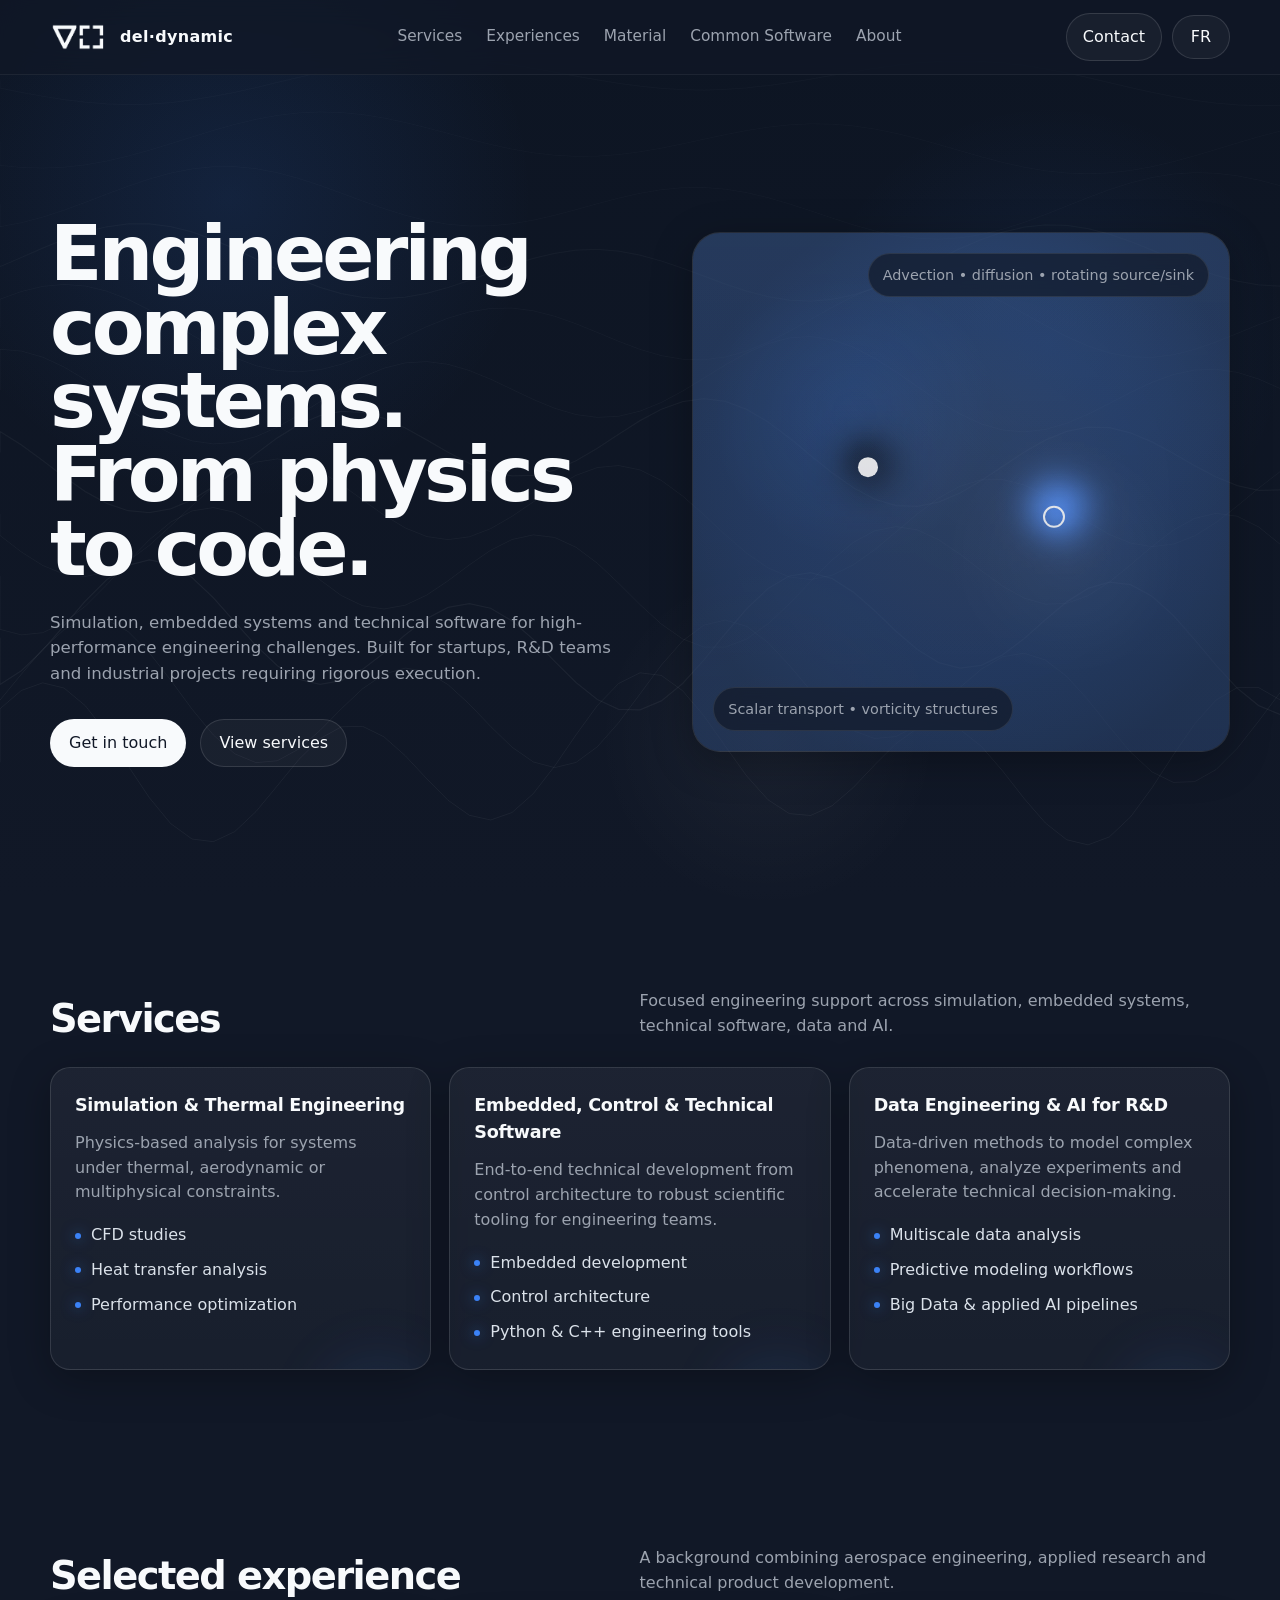
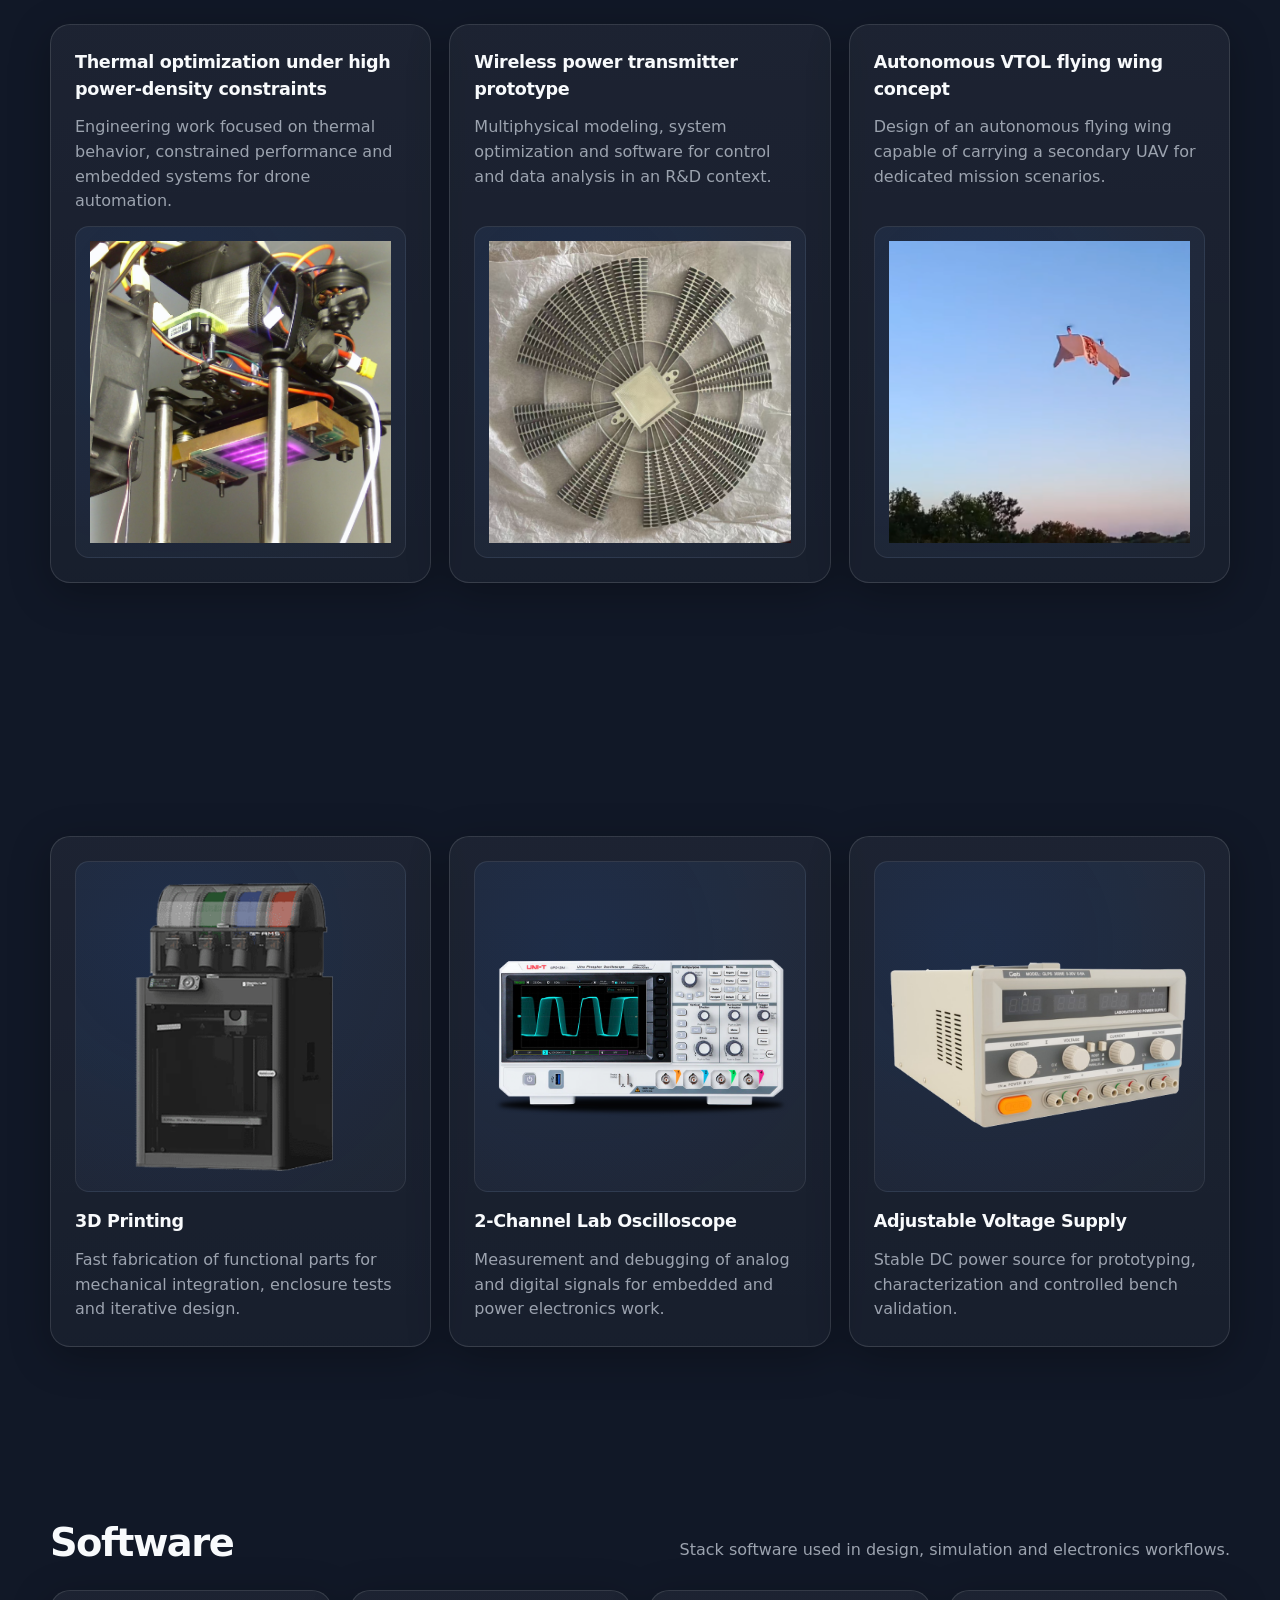
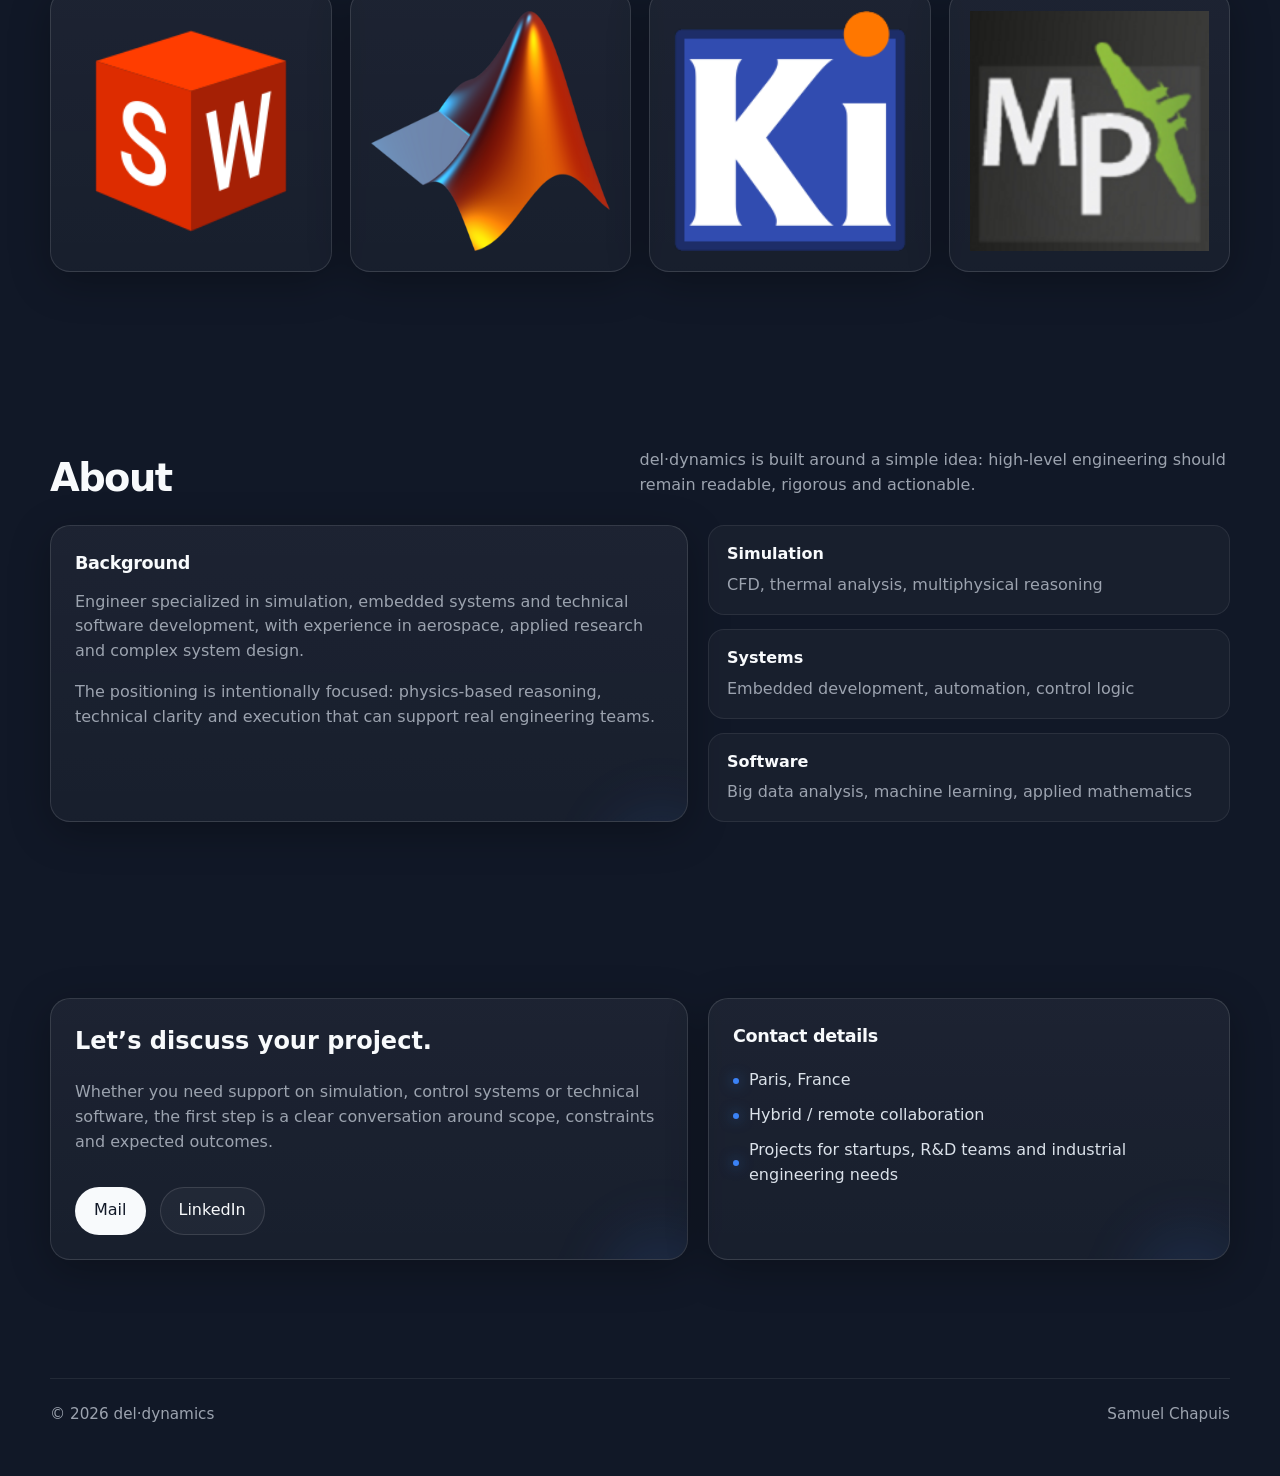
<file: index.html>
<!DOCTYPE html>
<html lang="en">
<head>
  <meta charset="UTF-8" />
  <meta name="viewport" content="width=device-width, initial-scale=1.0" />
  <title>del·dynamic</title>
  <meta name="description" content="Simulation, embedded systems and technical software for high-performance engineering challenges." />
  <link rel="icon" type="image/png" href="img/logo_simple.png" />
  <link rel="apple-touch-icon" href="img/logo_simple.png" />
  <link rel="stylesheet" href="assets/css/homepage.css" />
</head>
<body>
  <div class="site-bg"></div>
  <svg id="contours" viewBox="0 0 1440 900" preserveAspectRatio="none" aria-hidden="true"></svg>
  <div class="noise"></div>

  <header>
    <div class="container nav">
      <a class="brand" href="#top" aria-label="del dynamic home">
        <span class="brand-mark" aria-hidden="true">
          <img src="img/logo_transparent.png" alt="" loading="lazy" />
        </span>
        <span>del·dynamic</span>
      </a>

      <nav class="nav-links">
        <a href="#services" data-i18n="nav.services">Services</a>
        <a href="#experiences" data-i18n="nav.experiences">Experiences</a>
        <a href="#material" data-i18n="nav.material">Material</a>
        <a href="#common-software" data-i18n="nav.software">Common Software</a>
        <a href="#about" data-i18n="nav.about">About</a>
      </nav>

      <div class="nav-actions">
        <a class="nav-cta" href="#contact" data-i18n="nav.contact">Contact</a>
        <button class="lang-toggle" id="langToggleButton" type="button" aria-label="Switch language">FR</button>
      </div>
    </div>
  </header>

  <main id="top">
    <section class="hero">
      <div class="container hero-grid">
        <div class="reveal is-visible">
          <h1 data-i18n="hero.title">Engineering complex systems. From physics to code.</h1>
          <p data-i18n="hero.description">
            Simulation, embedded systems and technical software for high-performance engineering challenges.
            Built for startups, R&amp;D teams and industrial projects requiring rigorous execution.
          </p>
          <div class="button-row">
            <a class="button primary" href="#contact" data-i18n="hero.cta.contact">Get in touch</a>
            <a class="button" href="#services" data-i18n="hero.cta.services">View services</a>
          </div>
        </div>

        <div class="hero-visual reveal">
          <canvas id="flowCanvas" aria-hidden="true"></canvas>
              <div class="hero-badge one">Advection • diffusion • rotating source/sink</div>
              <div class="hero-badge two">Scalar transport • vorticity structures</div>
        </div>
      </div>
    </section>

    <section id="services">
      <div class="container">
        <div class="section-head reveal">
          <h2 data-i18n="services.title">Services</h2>
          <p data-i18n="services.description">
            Focused engineering support across simulation, embedded systems, technical software, data and AI.
          </p>
        </div>

        <div class="services-grid">
          <article class="card reveal">
            <h3 data-i18n="services.card1.title">Simulation &amp; Thermal Engineering</h3>
            <p data-i18n="services.card1.description">Physics-based analysis for systems under thermal, aerodynamic or multiphysical constraints.</p>
            <ul>
              <li data-i18n="services.card1.item1">CFD studies</li>
              <li data-i18n="services.card1.item2">Heat transfer analysis</li>
              <li data-i18n="services.card1.item3">Performance optimization</li>
            </ul>
          </article>

          <article class="card reveal">
            <h3 data-i18n="services.card2.title">Embedded, Control &amp; Technical Software</h3>
            <p data-i18n="services.card2.description">End-to-end technical development from control architecture to robust scientific tooling for engineering teams.</p>
            <ul>
              <li data-i18n="services.card2.item1">Embedded development</li>
              <li data-i18n="services.card2.item2">Control architecture</li>
              <li data-i18n="services.card2.item3">Python &amp; C++ engineering tools</li>
            </ul>
          </article>

          <article class="card reveal">
            <h3 data-i18n="services.card3.title">Data Engineering &amp; AI for R&amp;D</h3>
            <p data-i18n="services.card3.description">Data-driven methods to model complex phenomena, analyze experiments and accelerate technical decision-making.</p>
            <ul>
              <li data-i18n="services.card3.item1">Multiscale data analysis</li>
              <li data-i18n="services.card3.item2">Predictive modeling workflows</li>
              <li data-i18n="services.card3.item3">Big Data &amp; applied AI pipelines</li>
            </ul>
          </article>
        </div>
      </div>
    </section>


    <section id="experiences">
      <div class="container">
        <div class="section-head reveal">
          <h2 data-i18n="experiences.title">Selected experience</h2>
          <p data-i18n="experiences.description">
            A background combining aerospace engineering, applied research and technical product development.
          </p>
        </div>

        <div class="projects-grid">
          <article class="card experience-card reveal">
            <div class="experience-content">
              <!-- <span class="project-meta">Iris Lab</span> -->
              <h3 data-i18n="experiences.card1.title">Thermal optimization under high power-density constraints</h3>
              <p data-i18n="experiences.card1.description">Engineering work focused on thermal behavior, constrained performance and embedded systems for drone automation.</p>
            </div>
            <div class="experience-media">
              <img src="img/experiences/laser.png" alt="Thermal optimization" loading="lazy" />
            </div>
          </article>

          <article class="card experience-card reveal">
            <div class="experience-content">
              <!-- <span class="project-meta">Research Engineer Intern</span> -->
              <h3 data-i18n="experiences.card2.title">Wireless power transmitter prototype</h3>
              <p data-i18n="experiences.card2.description">Multiphysical modeling, system optimization and software for control and data analysis in an R&amp;D context.</p>
            </div>
            <div class="experience-media">
              <img src="img/experiences/thermal.png" alt="Wireless power transmitter" loading="lazy" />
            </div>
          </article>

          <article class="card experience-card reveal">
            <div class="experience-content">
              <!-- <span class="project-meta">Dassault UAV Challenge</span> -->
              <h3 data-i18n="experiences.card3.title">Autonomous VTOL flying wing concept</h3>
              <p data-i18n="experiences.card3.description">Design of an autonomous flying wing capable of carrying a secondary UAV for dedicated mission scenarios.</p>
            </div>
            <div class="experience-media">
              <img src="img/experiences/vtol.png" alt="Autonomous VTOL flying wing" loading="lazy" />
            </div>
          </article>
        </div>
      </div>
    </section>


    <section id="material">
      <div class="container">
        <div class="section-head reveal">
          <h2 data-i18n="material.title">Prototyping Lab</h2>
          <p data-i18n="material.description">
            Core hardware available for fast iterations, electronics validation and physical prototyping.
          </p>
        </div>

        <div class="prototyping-grid">
          <article class="card equipment-card reveal">
            <div class="equipment-media">
              <img src="img/hardware/p1s.png" alt="3D printer" loading="lazy" />
            </div>
            <!-- <span class="project-meta">Rapid Manufacturing</span> -->
            <h3 data-i18n="material.card1.title">3D Printing</h3>
            <p data-i18n="material.card1.description">Fast fabrication of functional parts for mechanical integration, enclosure tests and iterative design.</p>
          </article>

          <article class="card equipment-card reveal">
            <div class="equipment-media">
              <img src="img/hardware/oscilloscope.png" alt="2-channel laboratory oscilloscope" loading="lazy" />
            </div>
            <!-- <span class="project-meta">Signal Validation</span> -->
            <h3 data-i18n="material.card2.title">2-Channel Lab Oscilloscope</h3>
            <p data-i18n="material.card2.description">Measurement and debugging of analog and digital signals for embedded and power electronics work.</p>
          </article>

          <article class="card equipment-card reveal">
            <div class="equipment-media">
              <img src="img/hardware/generator.png" alt="Laboratory power supply" loading="lazy" />
            </div>
            <!-- <span class="project-meta">Power Bench</span> -->
            <h3 data-i18n="material.card3.title">Adjustable Voltage Supply</h3>
            <p data-i18n="material.card3.description">Stable DC power source for prototyping, characterization and controlled bench validation.</p>
          </article>
        </div>

      </div>
    </section>

    <section id="common-software">
      <div class="container">
        <div class="section-head reveal">
          <h2 data-i18n="software.title">Software</h2>
          <p data-i18n="software.description">
            Stack software used in design, simulation and electronics workflows.
          </p>
        </div>

        <div class="logo-grid">
          <article class="logo-tile reveal">
            <img src="img/software/sw.png" alt="SolidWorks logo" loading="lazy" />
          </article>

          <article class="logo-tile reveal">
            <img src="img/software/matlab.png" alt="MATLAB logo" loading="lazy" />
          </article>

          <article class="logo-tile reveal">
            <img src="img/software/kicad.png" alt="KiCad logo" loading="lazy" />
          </article>

          <article class="logo-tile reveal">
            <img src="img/software/missionplanner.png" alt="Mission Planner logo" loading="lazy" />
          </article>
        </div>
      </div>
    </section>

    <section id="about">
      <div class="container">
        <div class="section-head reveal">
          <h2 data-i18n="about.title">About</h2>
          <p data-i18n="about.description">
            del·dynamics is built around a simple idea: high-level engineering should remain readable, rigorous and actionable.
          </p>
        </div>

        <div class="about-box">
          <article class="card reveal">
            <h3 data-i18n="about.card.title">Background</h3>
            <p data-i18n="about.card.description">
              Engineer specialized in simulation, embedded systems and technical software development, with experience in aerospace, applied research and complex system design.
            </p>
            <p class="muted" style="margin-top:16px;" data-i18n="about.card.note">
              The positioning is intentionally focused: physics-based reasoning, technical clarity and execution that can support real engineering teams.
            </p>
          </article>

          <div class="stat-list reveal">
            <div class="stat">
              <strong data-i18n="about.stat1.title">Simulation</strong>
              <span class="muted" data-i18n="about.stat1.description">CFD, thermal analysis, multiphysical reasoning</span>
            </div>
            <div class="stat">
              <strong data-i18n="about.stat2.title">Systems</strong>
              <span class="muted" data-i18n="about.stat2.description">Embedded development, automation, control logic</span>
            </div>
            <div class="stat">
              <strong data-i18n="about.stat3.title">Software</strong>
              <span class="muted" data-i18n="about.stat3.description">Big data analysis, machine learning, applied mathematics</span>
            </div>
          </div>
        </div>
      </div>
    </section>

    <section id="contact">
      <div class="container">
        <div class="contact-box">
          <article class="card reveal">
            <h2 style="margin-top:0;" data-i18n="contact.title">Let’s discuss your project.</h2>
            <p class="muted" data-i18n="contact.description">
              Whether you need support on simulation, control systems or technical software,
              the first step is a clear conversation around scope, constraints and expected outcomes.
            </p>
              <div class="button-row">
                <a
                  class="button primary"
                  id="copyEmailButton"
                  data-copy-email="samuel.chapuis@del-dynamic.fr"
                  href="mailto:samuel.chapuis@del-dynamic.fr?subject=Project%20Inquiry%20-%20DEL%20DYNAMIC"
                  data-i18n="contact.button.mail"
                >
                  Mail
                </a>
                <!-- <a class="button" href="https://mail.google.com/mail/?view=cm&to=samuel.chapuis@del-dynamic.fr&su=Project%20Inquiry%20-%20DEL%20DYNAMIC" target="_blank" rel="noreferrer">Gmail</a> -->
                <a class="button" href="https://www.linkedin.com/in/samuel-chapuis-995453221/" target="_blank" rel="noreferrer" data-i18n="contact.button.linkedin">LinkedIn</a>
                <span class="copy-toast" id="copyToast" role="status" aria-live="polite" data-i18n="contact.copyToast">Copied in clipboard</span>
              </div>
          </article>

          <article class="card reveal">
            <h3 data-i18n="contact.details.title">Contact details</h3>
            <ul>
              <li data-i18n="contact.details.item1">Paris, France</li>
              <li data-i18n="contact.details.item2">Hybrid / remote collaboration</li>
              <li data-i18n="contact.details.item3">Projects for startups, R&amp;D teams and industrial engineering needs</li>
            </ul>
          </article>
        </div>
      </div>
    </section>
  </main>

  <footer>
    <div class="container footer-row">
      <span data-i18n="footer.rights">© <span id="year"></span> del·dynamics</span>
      <span>Samuel Chapuis</span>
    </div>
  </footer>

  <script src="assets/js/field.js" defer></script>
  <script src="assets/js/homepage.js" defer></script>
</body>
</html>
</file>
<file: assets/css/homepage.css>
:root {
  --bg: #111827;
  --bg-soft: #172133;
  --panel: rgba(248, 250, 252, 0.04);
  --panel-border: rgba(248, 250, 252, 0.12);
  --text: #F8FAFC;
  --muted: #9CA3AF;
  --accent: #3B82F6;
  --accent-soft: rgba(59, 130, 246, 0.18);
  --max-width: 1180px;
  --radius: 20px;
  --shadow: 0 10px 40px rgba(0, 0, 0, 0.28);
}

* {
  box-sizing: border-box;
}

html {
  scroll-behavior: smooth;
}

body {
  margin: 0;
  font-family: Inter, system-ui, -apple-system, BlinkMacSystemFont, "Segoe UI", sans-serif;
  background: var(--bg);
  color: var(--text);
  line-height: 1.55;
  overflow-x: hidden;
}

a {
  color: inherit;
  text-decoration: none;
}

img {
  max-width: 100%;
  display: block;
}

.site-bg {
  position: fixed;
  inset: 0;
  pointer-events: none;
  z-index: -3;
  background:
    radial-gradient(circle at 18% 22%, rgba(59,130,246,0.12), transparent 24%),
    radial-gradient(circle at 82% 38%, rgba(59,130,246,0.09), transparent 20%),
    radial-gradient(circle at 60% 82%, rgba(248,250,252,0.045), transparent 16%),
    linear-gradient(180deg, #0d1523 0%, var(--bg) 100%);
}

#contours {
  position: fixed;
  inset: 0;
  width: 100%;
  height: 100%;
  z-index: -2;
  opacity: 0.38;
  pointer-events: none;
}

.noise {
  position: fixed;
  inset: 0;
  z-index: -1;
  opacity: 0.045;
  pointer-events: none;
  background-image:
    linear-gradient(rgba(255,255,255,0.08) 1px, transparent 1px),
    linear-gradient(90deg, rgba(255,255,255,0.08) 1px, transparent 1px);
  background-size: 80px 80px;
  mask-image: radial-gradient(circle at center, black 45%, transparent 100%);
}

.container {
  width: min(var(--max-width), calc(100% - 32px));
  margin: 0 auto;
}

header {
  position: sticky;
  top: 0;
  z-index: 50;
  backdrop-filter: blur(14px);
  background: rgba(17, 24, 39, 0.72);
  border-bottom: 1px solid rgba(248, 250, 252, 0.06);
}

.nav {
  display: flex;
  align-items: center;
  justify-content: space-between;
  min-height: 74px;
  gap: 24px;
}

.nav-actions {
  display: flex;
  align-items: center;
  gap: 10px;
}

.brand {
  display: flex;
  align-items: center;
  gap: 14px;
  font-weight: 700;
  letter-spacing: 0.02em;
}

.brand-mark {
  width: 56px;
  height: 56px;
  display: grid;
  place-items: center;
}

.brand-mark img {
  width: 56px;
  height: 56px;
  object-fit: contain;
}

.nav-links {
  display: flex;
  align-items: center;
  gap: 24px;
  color: var(--muted);
  font-size: 0.96rem;
}

.nav-links a:hover {
  color: var(--text);
}

.nav-cta {
  display: inline-flex;
  align-items: center;
  justify-content: center;
  padding: 11px 16px;
  border-radius: 999px;
  border: 1px solid rgba(248,250,252,0.12);
  background: rgba(248,250,252,0.04);
  transition: 0.25s ease;
}

.lang-toggle {
  display: inline-flex;
  align-items: center;
  justify-content: center;
  min-width: 58px;
  min-height: 44px;
  padding: 0 14px;
  border-radius: 999px;
  border: 1px solid rgba(248,250,252,0.12);
  background: rgba(248,250,252,0.04);
  color: var(--text);
  font: inherit;
  cursor: pointer;
  transition: 0.25s ease;
}

.nav-cta:hover,
.lang-toggle:hover,
.button:hover {
  transform: translateY(-1px);
  border-color: rgba(248,250,252,0.24);
  background: rgba(248,250,252,0.08);
}

.hero {
  min-height: calc(100vh - 74px);
  display: grid;
  place-items: center;
  padding: 48px 0 40px;
}

.hero-grid {
  display: grid;
  grid-template-columns: 1.05fr 0.95fr;
  gap: 48px;
  align-items: center;
}

.eyebrow {
  display: inline-flex;
  align-items: center;
  gap: 10px;
  padding: 8px 12px;
  border: 1px solid rgba(248,250,252,0.1);
  border-radius: 999px;
  background: rgba(248,250,252,0.03);
  color: var(--muted);
  font-size: 0.92rem;
  margin-bottom: 20px;
}

.eyebrow-dot {
  width: 8px;
  height: 8px;
  border-radius: 999px;
  background: var(--accent);
  box-shadow: 0 0 18px rgba(59,130,246,0.75);
}

h1 {
  margin: 0;
  font-size: clamp(2.8rem, 6vw, 5.6rem);
  line-height: 0.96;
  letter-spacing: -0.05em;
  max-width: 10ch;
}

.hero p {
  margin: 24px 0 0;
  max-width: 62ch;
  color: var(--muted);
  font-size: clamp(1rem, 1.3vw, 1.12rem);
}

.button-row {
  display: flex;
  flex-wrap: wrap;
  gap: 14px;
  margin-top: 32px;
}

.copy-toast {
  display: inline-flex;
  align-items: center;
  min-height: 48px;
  padding: 0 14px;
  border-radius: 999px;
  border: 1px solid rgba(34, 197, 94, 0.35);
  background: rgba(22, 163, 74, 0.16);
  color: #dcfce7;
  font-size: 0.92rem;
  opacity: 0;
  transform: translateY(4px);
  pointer-events: none;
  transition: opacity 0.22s ease, transform 0.22s ease;
}

.copy-toast.is-visible {
  opacity: 1;
  transform: translateY(0);
}

.button {
  display: inline-flex;
  align-items: center;
  justify-content: center;
  gap: 10px;
  min-height: 48px;
  padding: 0 18px;
  border-radius: 999px;
  border: 1px solid rgba(248,250,252,0.12);
  background: rgba(248,250,252,0.04);
  color: var(--text);
  transition: 0.25s ease;
  cursor: pointer;
}

.button.primary {
  background: var(--text);
  color: var(--bg);
  border-color: transparent;
}

.button.primary:hover {
  background: #e9eef4;
}

.hero-visual {
  position: relative;
  min-height: 520px;
  border-radius: 28px;
  border: 1px solid rgba(248,250,252,0.08);
  background:
    radial-gradient(circle at 30% 35%, rgba(59,130,246,0.18), transparent 28%),
    radial-gradient(circle at 70% 62%, rgba(248,250,252,0.09), transparent 24%),
    linear-gradient(180deg, rgba(248,250,252,0.05), rgba(248,250,252,0.02));
  overflow: hidden;
  box-shadow: var(--shadow);
  isolation: isolate;
}

.hero-visual::before {
  content: "";
  position: absolute;
  inset: 0;
  background:
    linear-gradient(180deg, transparent 0%, rgba(17,24,39,0.18) 100%);
  z-index: 1;
}

.hero-visual canvas {
  position: absolute;
  inset: 0;
  width: 100%;
  height: 100%;
  z-index: 0;
}

.hero-badge {
  position: absolute;
  z-index: 2;
  padding: 10px 14px;
  background: rgba(17,24,39,0.68);
  border: 1px solid rgba(248,250,252,0.09);
  border-radius: 999px;
  backdrop-filter: blur(12px);
  color: var(--muted);
  font-size: 0.9rem;
}

.hero-badge.one { top: 20px; right: 20px; }
.hero-badge.two { bottom: 20px; left: 20px; }

section {
  padding: 88px 0;
}

.section-head {
  display: flex;
  justify-content: space-between;
  gap: 24px;
  align-items: end;
  margin-bottom: 28px;
}

.section-head h2 {
  margin: 0;
  font-size: clamp(1.8rem, 3vw, 3rem);
  line-height: 1.02;
  letter-spacing: -0.04em;
}

.section-head p {
  margin: 0;
  max-width: 58ch;
  color: var(--muted);
}

.services-grid,
.projects-grid,
.pillars-grid {
  display: grid;
  gap: 18px;
}

.prototyping-grid {
  display: grid;
  grid-template-columns: repeat(3, 1fr);
  gap: 18px;
}

.logo-grid {
  display: grid;
  grid-template-columns: repeat(4, 1fr);
  gap: 18px;
}

.logo-tile {
  border: 1px solid var(--panel-border);
  border-radius: var(--radius);
  background: linear-gradient(180deg, rgba(248,250,252,0.05), rgba(248,250,252,0.03));
  aspect-ratio: 1 / 1;
  padding: 20px;
  display: grid;
  place-items: center;
  box-shadow: var(--shadow);
}

.logo-tile img {
  width: 100%;
  height: 100%;
  object-fit: fill;
}

.services-grid {
  grid-template-columns: repeat(3, 1fr);
}

.pillars-grid,
.projects-grid {
  grid-template-columns: repeat(3, 1fr);
}

.card {
  position: relative;
  padding: 24px;
  border-radius: var(--radius);
  border: 1px solid var(--panel-border);
  background: linear-gradient(180deg, rgba(248,250,252,0.05), rgba(248,250,252,0.03));
  box-shadow: var(--shadow);
  overflow: hidden;
}

.card::before {
  content: "";
  position: absolute;
  inset: auto -10% -45% auto;
  width: 180px;
  height: 180px;
  background: radial-gradient(circle, rgba(59,130,246,0.14), transparent 68%);
  pointer-events: none;
  filter: blur(20px);
}

.card h3 {
  margin: 0 0 12px;
  font-size: 1.1rem;
  letter-spacing: -0.02em;
}

.card p {
  margin: 0;
  color: var(--muted);
}

.card ul {
  list-style: none;
  padding: 0;
  margin: 18px 0 0;
  display: grid;
  gap: 10px;
  color: #dbe2ea;
}

.card li {
  display: flex;
  align-items: center;
  gap: 10px;
}

.card li::before {
  content: "";
  width: 6px;
  height: 6px;
  border-radius: 999px;
  background: var(--accent);
  flex: 0 0 auto;
  box-shadow: 0 0 14px rgba(59,130,246,0.7);
}

.approach {
  position: relative;
}

.approach-wrap {
  padding: 28px;
  border-radius: 28px;
  border: 1px solid rgba(248,250,252,0.08);
  background: linear-gradient(180deg, rgba(248,250,252,0.04), rgba(248,250,252,0.02));
  overflow: hidden;
  box-shadow: var(--shadow);
}

.approach-wrap::after {
  content: "";
  position: absolute;
  inset: 0;
  background-image:
    radial-gradient(circle at 10% 30%, rgba(59,130,246,0.14), transparent 18%),
    radial-gradient(circle at 80% 60%, rgba(248,250,252,0.06), transparent 16%);
  pointer-events: none;
}

.project-meta {
  display: inline-flex;
  padding: 6px 10px;
  border-radius: 999px;
  background: rgba(248,250,252,0.06);
  border: 1px solid rgba(248,250,252,0.08);
  color: var(--muted);
  font-size: 0.88rem;
  margin-bottom: 14px;
}

.equipment-card {
  display: flex;
  flex-direction: column;
}

.equipment-media {
  aspect-ratio: 1 / 1;
  border: 1px solid rgba(248,250,252,0.08);
  border-radius: 14px;
  background: radial-gradient(circle at 30% 25%, rgba(59,130,246,0.12), rgba(248,250,252,0.03));
  padding: 14px;
  margin-bottom: 16px;
  display: grid;
  place-items: center;
}

.experience-media {
  aspect-ratio: 1 / 1;
  border: 1px solid rgba(248,250,252,0.08);
  border-radius: 14px;
  background: radial-gradient(circle at 30% 25%, rgba(59,130,246,0.12), rgba(248,250,252,0.03));
  padding: 14px;
  margin-top: 12px;
  margin-bottom: 0;
  display: grid;
  place-items: center;
}

.experience-card {
  display: flex;
  flex-direction: column;
}

.experience-content {
  flex: 1 1 auto;
}


.equipment-media img {
  width: 100%;
  height: 100%;
  object-fit: fill;
}

.experience-media img {
  width: 100%;
  height: 100%;
  object-fit: fill;
}

.about-box,
.contact-box {
  display: grid;
  grid-template-columns: 1.1fr 0.9fr;
  gap: 20px;
  align-items: stretch;
}

.stat-list {
  display: grid;
  gap: 14px;
}

.stat {
  padding: 16px 18px;
  border-radius: 16px;
  border: 1px solid rgba(248,250,252,0.08);
  background: rgba(248,250,252,0.03);
}

.stat strong {
  display: block;
  font-size: 1rem;
  margin-bottom: 6px;
}

.muted {
  color: var(--muted);
}

footer {
  padding: 30px 0 50px;
  color: var(--muted);
  font-size: 0.95rem;
}

.footer-row {
  display: flex;
  justify-content: space-between;
  gap: 16px;
  align-items: center;
  padding-top: 24px;
  border-top: 1px solid rgba(248,250,252,0.08);
}

.reveal {
  opacity: 0;
  transform: translateY(18px);
  transition: opacity 0.7s ease, transform 0.7s ease;
}

.reveal.is-visible {
  opacity: 1;
  transform: translateY(0);
}

@media (max-width: 980px) {
  .hero-grid,
  .about-box,
  .contact-box,
  .section-head {
    grid-template-columns: 1fr;
    display: grid;
  }

  .services-grid,
  .pillars-grid,
  .projects-grid,
  .prototyping-grid,
  .logo-grid {
    grid-template-columns: 1fr;
  }

  .hero-visual {
    min-height: 420px;
  }

  .nav-links {
    display: none;
  }

  .nav-actions {
    margin-left: auto;
  }
}

@media (max-width: 640px) {
  .container {
    width: min(var(--max-width), calc(100% - 20px));
  }

  .hero {
    padding-top: 32px;
  }

  h1 {
    max-width: 12ch;
  }

  section {
    padding: 68px 0;
  }

  .card,
  .approach-wrap {
    padding: 20px;
  }

  .footer-row {
    flex-direction: column;
    align-items: flex-start;
  }
}
</file>
